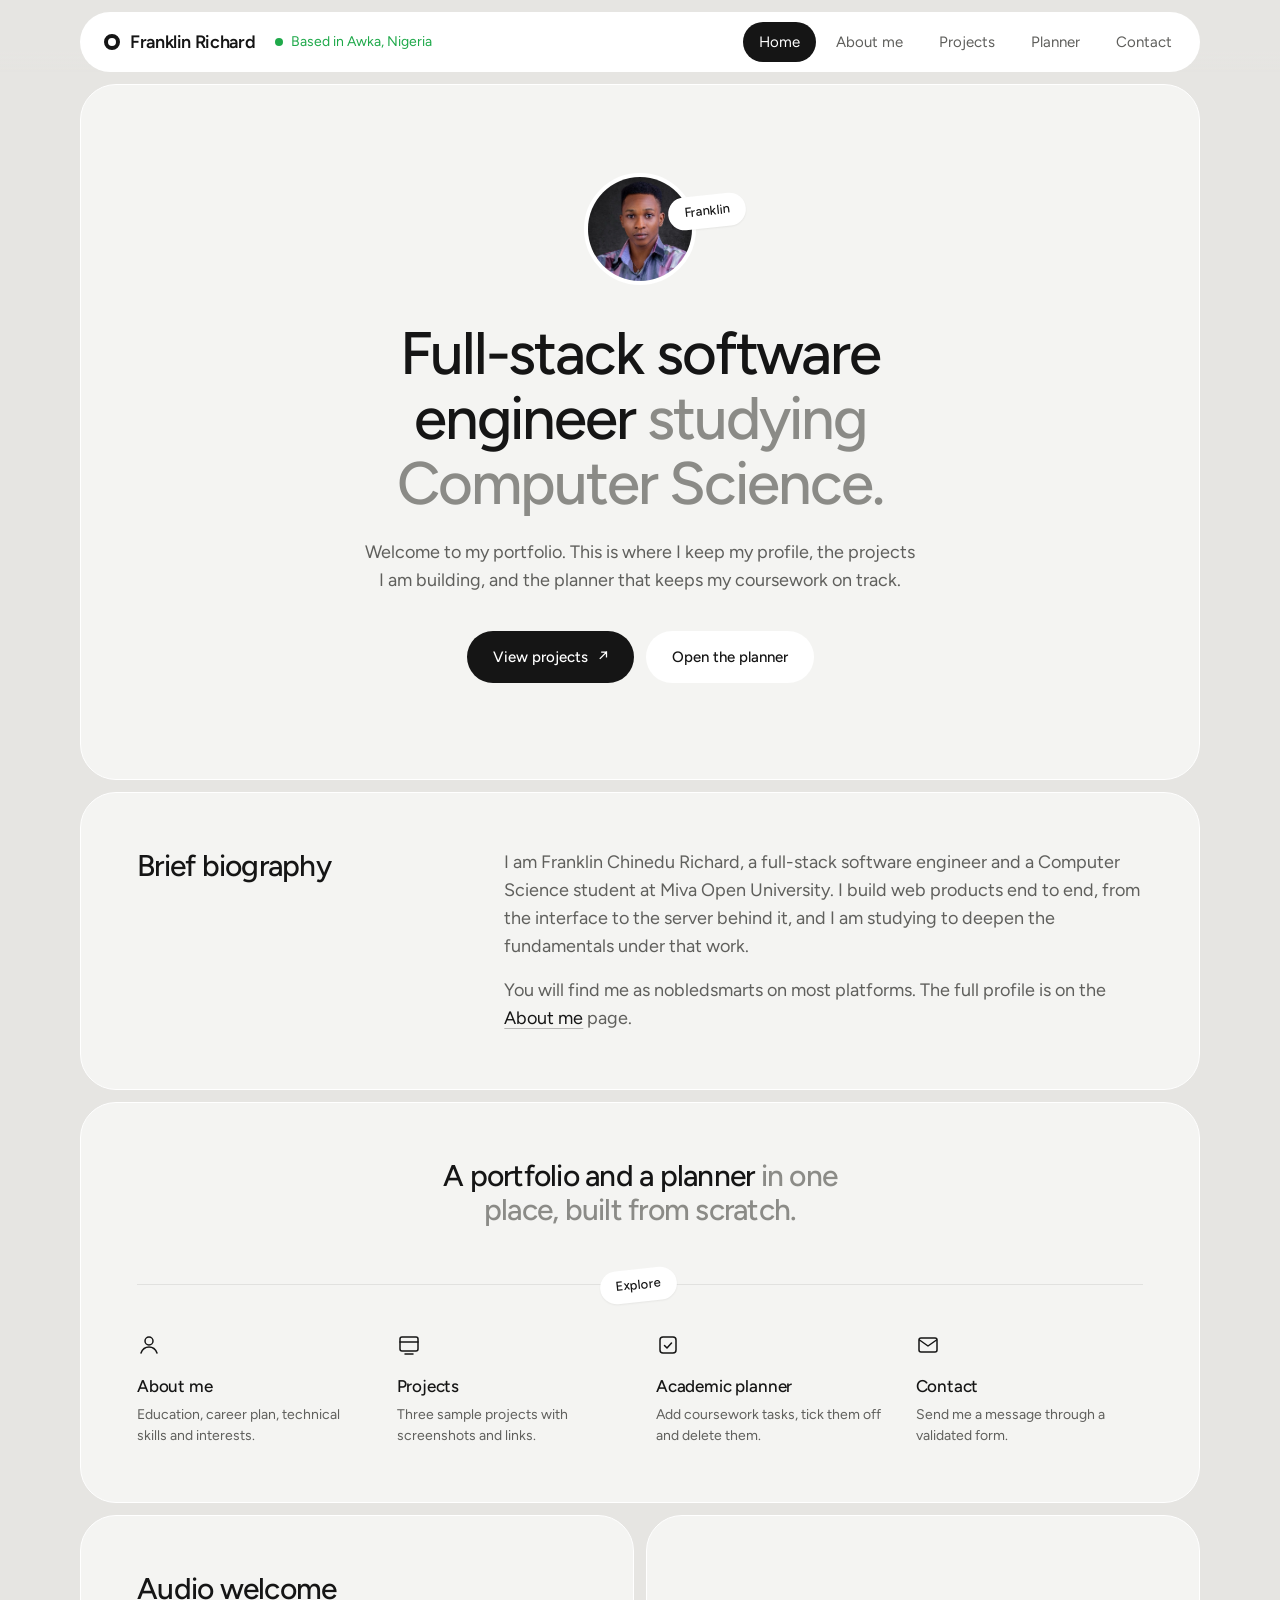
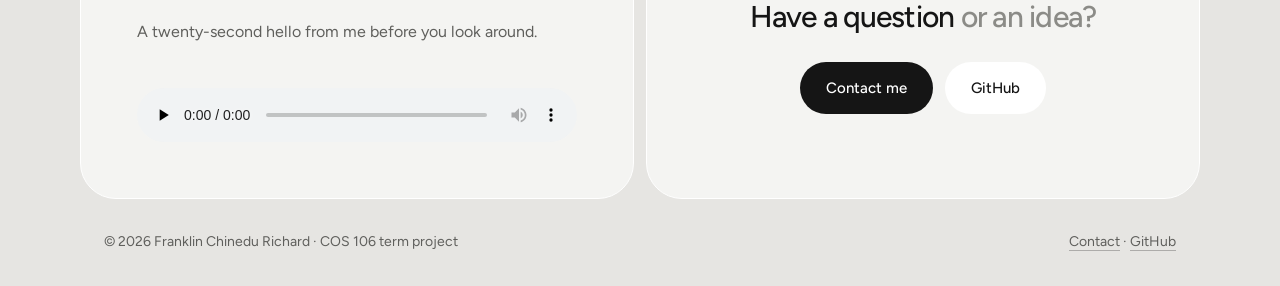
<file: index.html>
<!DOCTYPE html>
<html lang="en">
<head>
  <meta charset="UTF-8">
  <meta name="viewport" content="width=device-width, initial-scale=1">
  <title>Franklin Richard | Student Portfolio</title>
  <meta name="description" content="Personal academic portfolio and planner of Franklin Chinedu Richard, a full-stack software engineer and Computer Science student.">
  <link rel="icon" href="images/favicon.svg" type="image/svg+xml">
  <meta property="og:type" content="website">
  <meta property="og:title" content="Franklin Chinedu Richard | Portfolio and Academic Planner">
  <meta property="og:description" content="Full-stack software engineer studying Computer Science at Miva Open University.">
  <meta property="og:url" content="https://nobledsmarts.github.io/student-portfolio/">
  <meta property="og:image" content="https://nobledsmarts.github.io/student-portfolio/images/profile.jpg">
  <meta name="twitter:card" content="summary">
  <link rel="preconnect" href="https://fonts.googleapis.com">
  <link rel="preconnect" href="https://fonts.gstatic.com" crossorigin>
  <link href="https://fonts.googleapis.com/css2?family=Figtree:wght@400;500;600&display=swap" rel="stylesheet">
  <link rel="stylesheet" href="css/style.css?v=3">
</head>
<body>

  <header class="site-header">
    <div class="wrap">
      <div class="bar">
        <a class="brand" href="index.html"><span class="mark" aria-hidden="true"></span>Franklin Richard</a>
        <span class="avail">Based in Awka, Nigeria</span>
        <button class="nav-toggle" type="button" aria-expanded="false" aria-controls="nav">Menu</button>
        <nav id="nav" class="nav" aria-label="Main">
          <ul>
            <li><a href="index.html">Home</a></li>
            <li><a href="about.html">About me</a></li>
            <li><a href="projects.html">Projects</a></li>
            <li><a href="planner.html">Planner</a></li>
            <li><a href="contact.html">Contact</a></li>
          </ul>
        </nav>
      </div>
    </div>
  </header>

  <main class="wrap">
    <section class="panel hero">
      <div class="avatar">
        <img src="images/profile.jpg" alt="Photograph of Franklin Chinedu Richard" width="112" height="112">
        <span class="chip">Franklin</span>
      </div>
      <h1>Full-stack software engineer <span class="dim">studying Computer Science.</span></h1>
      <p class="lead">
        Welcome to my portfolio. This is where I keep my profile, the
        projects I am building, and the planner that keeps my coursework
        on track.
      </p>
      <div class="actions">
        <a class="btn" href="projects.html">View projects <span class="arr" aria-hidden="true">↗</span></a>
        <a class="btn light" href="planner.html">Open the planner</a>
      </div>
    </section>

    <section class="sec" aria-labelledby="bio-heading">
      <div class="sec-head">
        <h2 id="bio-heading">Brief biography</h2>
      </div>
      <div class="sec-body">
        <p>
          I am Franklin Chinedu Richard, a full-stack software engineer and a
          Computer Science student at Miva Open University. I build web
          products end to end, from the interface to the server behind it,
          and I am studying to deepen the fundamentals under that work.
        </p>
        <p>
          You will find me as nobledsmarts on most platforms. The full
          profile is on the <a href="about.html">About me</a> page.
        </p>
      </div>
    </section>

    <section class="panel explore" aria-labelledby="explore-heading">
      <h2 id="explore-heading">A portfolio and a planner <span class="dim">in one place, built from scratch.</span></h2>
      <div class="rule"><span class="chip">Explore</span></div>
      <ul class="cols">
        <li>
          <a href="about.html">
            <svg viewBox="0 0 24 24" aria-hidden="true"><circle cx="12" cy="8" r="4"/><path d="M4 20c1.5-4 4.5-6 8-6s6.5 2 8 6"/></svg>
            <h3>About me</h3>
            <p>Education, career plan, technical skills and interests.</p>
          </a>
        </li>
        <li>
          <a href="projects.html">
            <svg viewBox="0 0 24 24" aria-hidden="true"><rect x="3" y="4" width="18" height="14" rx="2"/><path d="M3 9h18M8 21h8"/></svg>
            <h3>Projects</h3>
            <p>Three sample projects with screenshots and links.</p>
          </a>
        </li>
        <li>
          <a href="planner.html">
            <svg viewBox="0 0 24 24" aria-hidden="true"><rect x="4" y="4" width="16" height="16" rx="3"/><path d="M8.5 12.5l2.5 2.5 4.5-5"/></svg>
            <h3>Academic planner</h3>
            <p>Add coursework tasks, tick them off and delete them.</p>
          </a>
        </li>
        <li>
          <a href="contact.html">
            <svg viewBox="0 0 24 24" aria-hidden="true"><rect x="3" y="5" width="18" height="14" rx="2"/><path d="M3.5 7l8.5 6 8.5-6"/></svg>
            <h3>Contact</h3>
            <p>Send me a message through a validated form.</p>
          </a>
        </li>
      </ul>
    </section>

    <div class="duo">
      <section class="panel" aria-labelledby="audio-heading">
        <h2 id="audio-heading">Audio welcome</h2>
        <p>A twenty-second hello from me before you look around.</p>
        <audio controls preload="none">
          <source src="assets/intro.mp3" type="audio/mpeg">
          Your browser does not support audio playback.
          <a href="assets/intro.mp3">Download the audio</a> instead.
        </audio>
      </section>
      <section class="panel cta" aria-labelledby="cta-heading">
        <h2 id="cta-heading">Have a question <span class="dim">or an idea?</span></h2>
        <div class="actions">
          <a class="btn" href="contact.html">Contact me</a>
          <a class="btn light" href="https://github.com/nobledsmarts" target="_blank" rel="noopener">GitHub</a>
        </div>
      </section>
    </div>
  </main>

  <footer class="site-footer">
    <div class="wrap">
      <span>© <span id="year">2026</span> Franklin Chinedu Richard · COS 106 term project</span>
      <span><a href="contact.html">Contact</a> · <a href="https://github.com/nobledsmarts" target="_blank" rel="noopener">GitHub</a></span>
    </div>
  </footer>

  <script src="js/main.js"></script>
</body>
</html>
</file>
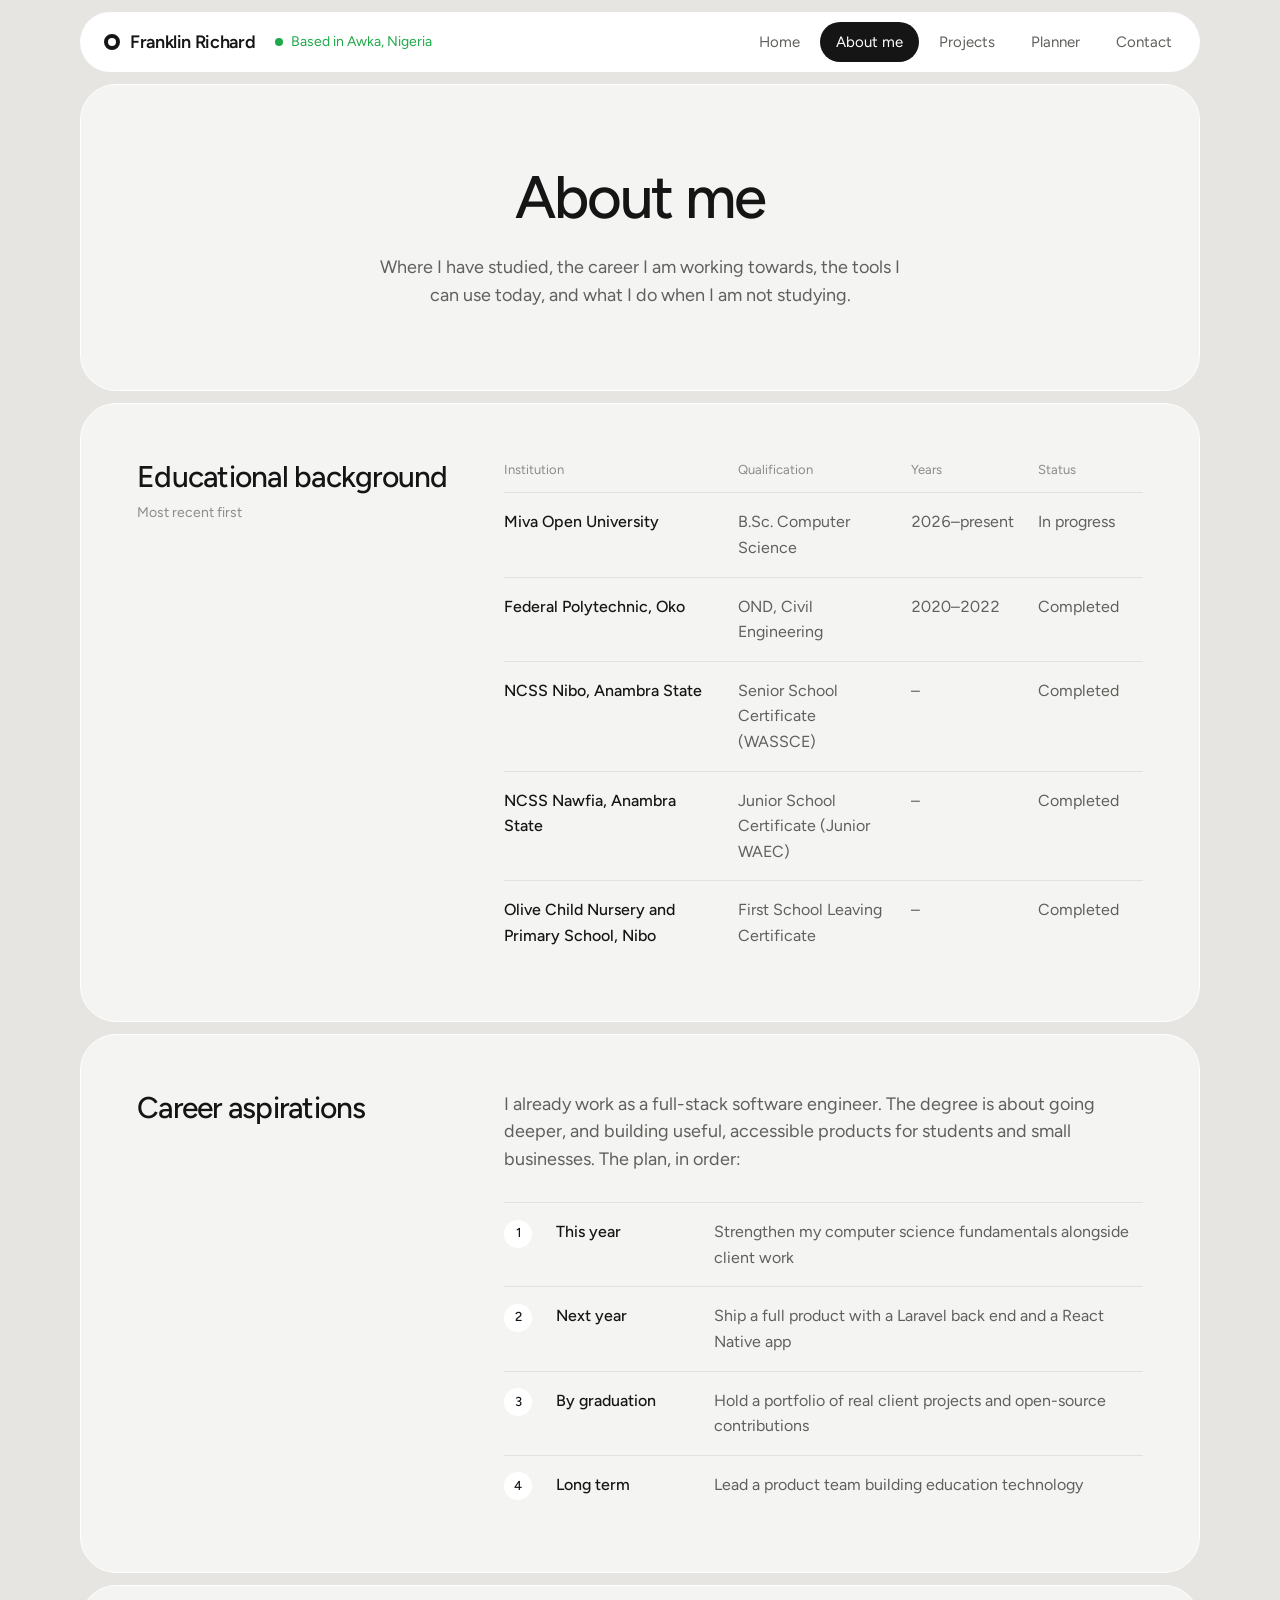
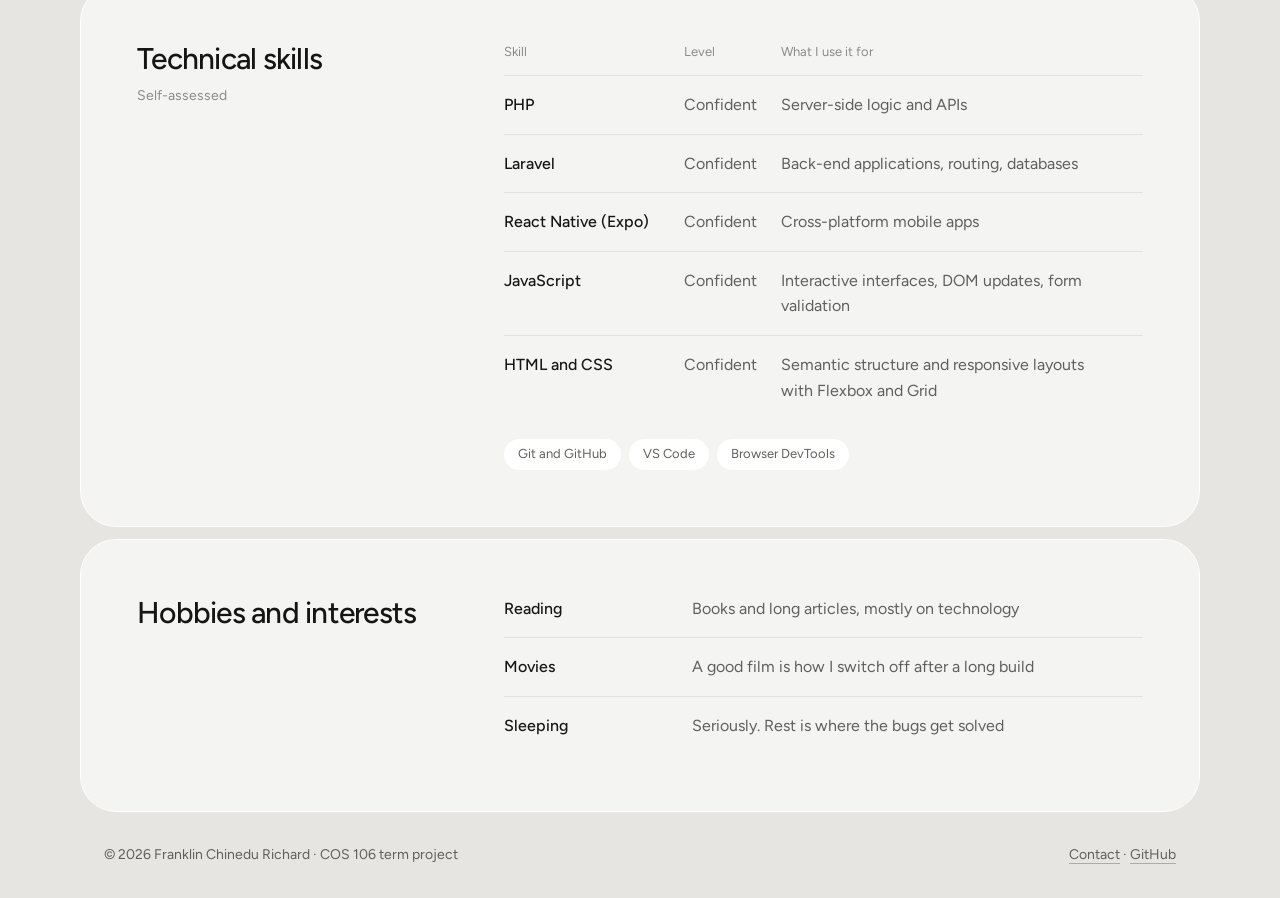
<file: about.html>
<!DOCTYPE html>
<html lang="en">
<head>
  <meta charset="UTF-8">
  <meta name="viewport" content="width=device-width, initial-scale=1">
  <title>About Me | Franklin Richard</title>
  <meta name="description" content="Educational background, career aspirations, technical skills and interests of Franklin Chinedu Richard.">
  <link rel="icon" href="images/favicon.svg" type="image/svg+xml">
  <meta property="og:type" content="website">
  <meta property="og:title" content="Franklin Chinedu Richard | Portfolio and Academic Planner">
  <meta property="og:description" content="Full-stack software engineer studying Computer Science at Miva Open University.">
  <meta property="og:url" content="https://nobledsmarts.github.io/student-portfolio/about.html">
  <meta property="og:image" content="https://nobledsmarts.github.io/student-portfolio/images/profile.jpg">
  <meta name="twitter:card" content="summary">
  <link rel="preconnect" href="https://fonts.googleapis.com">
  <link rel="preconnect" href="https://fonts.gstatic.com" crossorigin>
  <link href="https://fonts.googleapis.com/css2?family=Figtree:wght@400;500;600&display=swap" rel="stylesheet">
  <link rel="stylesheet" href="css/style.css?v=3">
</head>
<body>

  <header class="site-header">
    <div class="wrap">
      <div class="bar">
        <a class="brand" href="index.html"><span class="mark" aria-hidden="true"></span>Franklin Richard</a>
        <span class="avail">Based in Awka, Nigeria</span>
        <button class="nav-toggle" type="button" aria-expanded="false" aria-controls="nav">Menu</button>
        <nav id="nav" class="nav" aria-label="Main">
          <ul>
            <li><a href="index.html">Home</a></li>
            <li><a href="about.html">About me</a></li>
            <li><a href="projects.html">Projects</a></li>
            <li><a href="planner.html">Planner</a></li>
            <li><a href="contact.html">Contact</a></li>
          </ul>
        </nav>
      </div>
    </div>
  </header>

  <main class="wrap">
    <div class="title-block">
      <h1>About me</h1>
      <p class="lead">
        Where I have studied, the career I am working towards, the tools I
        can use today, and what I do when I am not studying.
      </p>
    </div>

    <section class="sec" aria-labelledby="education-heading">
      <div class="sec-head">
        <h2 id="education-heading">Educational background</h2>
        <p>Most recent first</p>
      </div>
      <div class="sec-body table-scroll">
        <table>
          <thead>
            <tr>
              <th scope="col">Institution</th>
              <th scope="col">Qualification</th>
              <th scope="col">Years</th>
              <th scope="col">Status</th>
            </tr>
          </thead>
          <tbody>
            <tr>
              <th scope="row">Miva Open University</th>
              <td>B.Sc. Computer Science</td>
              <td class="mono">2026–present</td>
              <td>In progress</td>
            </tr>
            <tr>
              <th scope="row">Federal Polytechnic, Oko</th>
              <td>OND, Civil Engineering</td>
              <td class="mono">2020–2022</td>
              <td>Completed</td>
            </tr>
            <tr>
              <th scope="row">NCSS Nibo, Anambra State</th>
              <td>Senior School Certificate (WASSCE)</td>
              <td class="mono"><span aria-label="Not listed">–</span></td>
              <td>Completed</td>
            </tr>
            <tr>
              <th scope="row">NCSS Nawfia, Anambra State</th>
              <td>Junior School Certificate (Junior WAEC)</td>
              <td class="mono"><span aria-label="Not listed">–</span></td>
              <td>Completed</td>
            </tr>
            <tr>
              <th scope="row">Olive Child Nursery and Primary School, Nibo</th>
              <td>First School Leaving Certificate</td>
              <td class="mono"><span aria-label="Not listed">–</span></td>
              <td>Completed</td>
            </tr>
          </tbody>
        </table>
      </div>
    </section>

    <section class="sec" aria-labelledby="career-heading">
      <div class="sec-head">
        <h2 id="career-heading">Career aspirations</h2>
      </div>
      <div class="sec-body">
        <p>
          I already work as a full-stack software engineer. The degree is
          about going deeper, and building useful, accessible products for
          students and small businesses. The plan, in order:
        </p>
        <ol class="steps">
          <li><strong>This year</strong><span>Strengthen my computer science fundamentals alongside client work</span></li>
          <li><strong>Next year</strong><span>Ship a full product with a Laravel back end and a React Native app</span></li>
          <li><strong>By graduation</strong><span>Hold a portfolio of real client projects and open-source contributions</span></li>
          <li><strong>Long term</strong><span>Lead a product team building education technology</span></li>
        </ol>
      </div>
    </section>

    <section class="sec" aria-labelledby="skills-heading">
      <div class="sec-head">
        <h2 id="skills-heading">Technical skills</h2>
        <p>Self-assessed</p>
      </div>
      <div class="sec-body">
        <div class="table-scroll">
          <table>
            <thead>
              <tr>
                <th scope="col">Skill</th>
                <th scope="col">Level</th>
                <th scope="col">What I use it for</th>
              </tr>
            </thead>
            <tbody>
              <tr><th scope="row">PHP</th><td>Confident</td><td>Server-side logic and APIs</td></tr>
              <tr><th scope="row">Laravel</th><td>Confident</td><td>Back-end applications, routing, databases</td></tr>
              <tr><th scope="row">React Native (Expo)</th><td>Confident</td><td>Cross-platform mobile apps</td></tr>
              <tr><th scope="row">JavaScript</th><td>Confident</td><td>Interactive interfaces, DOM updates, form validation</td></tr>
              <tr><th scope="row">HTML and CSS</th><td>Confident</td><td>Semantic structure and responsive layouts with Flexbox and Grid</td></tr>
            </tbody>
          </table>
        </div>
        <ul class="inline-list" aria-label="Tools I also use">
          <li>Git and GitHub</li>
          <li>VS Code</li>
          <li>Browser DevTools</li>
        </ul>
      </div>
    </section>

    <section class="sec" aria-labelledby="hobbies-heading">
      <div class="sec-head">
        <h2 id="hobbies-heading">Hobbies and interests</h2>
      </div>
      <div class="sec-body">
        <dl class="defs">
          <div><dt>Reading</dt><dd>Books and long articles, mostly on technology</dd></div>
          <div><dt>Movies</dt><dd>A good film is how I switch off after a long build</dd></div>
          <div><dt>Sleeping</dt><dd>Seriously. Rest is where the bugs get solved</dd></div>
        </dl>
      </div>
    </section>
  </main>

  <footer class="site-footer">
    <div class="wrap">
      <span>© <span id="year">2026</span> Franklin Chinedu Richard · COS 106 term project</span>
      <span><a href="contact.html">Contact</a> · <a href="https://github.com/nobledsmarts" target="_blank" rel="noopener">GitHub</a></span>
    </div>
  </footer>

  <script src="js/main.js"></script>
</body>
</html>
</file>
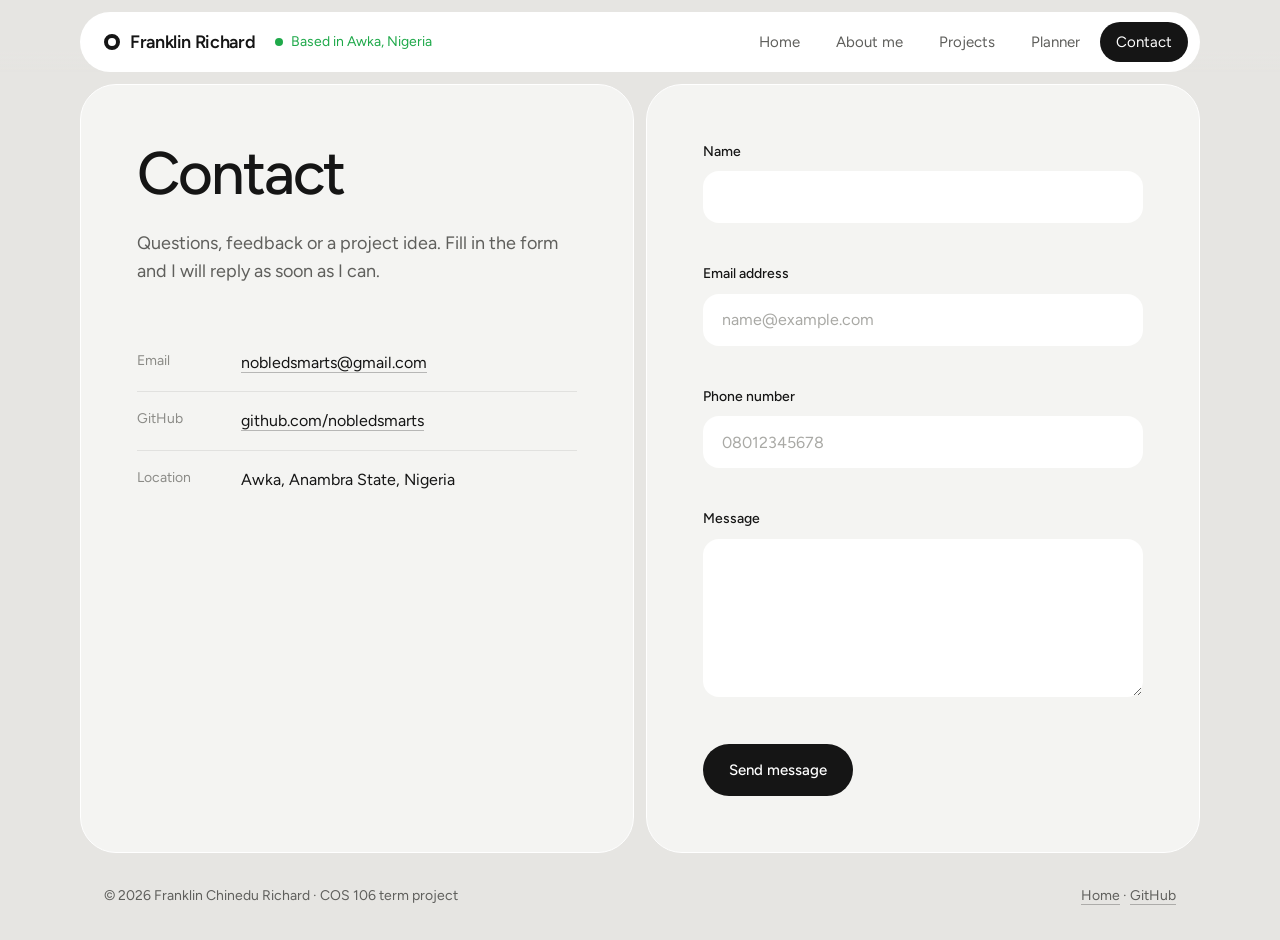
<file: contact.html>
<!DOCTYPE html>
<html lang="en">
<head>
  <meta charset="UTF-8">
  <meta name="viewport" content="width=device-width, initial-scale=1">
  <title>Contact | Franklin Richard</title>
  <meta name="description" content="Send Franklin a message.">
  <link rel="icon" href="images/favicon.svg" type="image/svg+xml">
  <meta property="og:type" content="website">
  <meta property="og:title" content="Franklin Chinedu Richard | Portfolio and Academic Planner">
  <meta property="og:description" content="Full-stack software engineer studying Computer Science at Miva Open University.">
  <meta property="og:url" content="https://nobledsmarts.github.io/student-portfolio/contact.html">
  <meta property="og:image" content="https://nobledsmarts.github.io/student-portfolio/images/profile.jpg">
  <meta name="twitter:card" content="summary">
  <link rel="preconnect" href="https://fonts.googleapis.com">
  <link rel="preconnect" href="https://fonts.gstatic.com" crossorigin>
  <link href="https://fonts.googleapis.com/css2?family=Figtree:wght@400;500;600&display=swap" rel="stylesheet">
  <link rel="stylesheet" href="css/style.css?v=3">
</head>
<body>

  <header class="site-header">
    <div class="wrap">
      <div class="bar">
        <a class="brand" href="index.html"><span class="mark" aria-hidden="true"></span>Franklin Richard</a>
        <span class="avail">Based in Awka, Nigeria</span>
        <button class="nav-toggle" type="button" aria-expanded="false" aria-controls="nav">Menu</button>
        <nav id="nav" class="nav" aria-label="Main">
          <ul>
            <li><a href="index.html">Home</a></li>
            <li><a href="about.html">About me</a></li>
            <li><a href="projects.html">Projects</a></li>
            <li><a href="planner.html">Planner</a></li>
            <li><a href="contact.html">Contact</a></li>
          </ul>
        </nav>
      </div>
    </div>
  </header>

  <main class="wrap">
    <section class="contact">
      <div>
        <h1>Contact</h1>
        <p class="lead">
          Questions, feedback or a project idea. Fill in the form and I will
          reply as soon as I can.
        </p>
        <dl class="defs">
          <div><dt>Email</dt><dd><a href="mailto:nobledsmarts@gmail.com">nobledsmarts@gmail.com</a></dd></div>
          <div><dt>GitHub</dt><dd><a href="https://github.com/nobledsmarts" target="_blank" rel="noopener">github.com/nobledsmarts</a></dd></div>
          <div><dt>Location</dt><dd>Awka, Anambra State, Nigeria</dd></div>
        </dl>
      </div>

      <form id="contact-form" class="form-sheet" novalidate>
        <div class="field">
          <label for="name">Name</label>
          <input type="text" id="name" name="name" autocomplete="name" aria-describedby="name-error">
          <small class="error" id="name-error" role="alert"></small>
        </div>
        <div class="field">
          <label for="email">Email address</label>
          <input type="email" id="email" name="email" autocomplete="email" placeholder="name@example.com" aria-describedby="email-error">
          <small class="error" id="email-error" role="alert"></small>
        </div>
        <div class="field">
          <label for="phone">Phone number</label>
          <input type="tel" id="phone" name="phone" autocomplete="tel" inputmode="numeric" placeholder="08012345678" aria-describedby="phone-error">
          <small class="error" id="phone-error" role="alert"></small>
        </div>
        <div class="field">
          <label for="message">Message</label>
          <textarea id="message" name="message" rows="5" aria-describedby="message-error"></textarea>
          <small class="error" id="message-error" role="alert"></small>
        </div>
        <button class="btn" type="submit">Send message</button>
        <p id="form-success" class="notice" role="status" hidden></p>
      </form>
    </section>
  </main>

  <footer class="site-footer">
    <div class="wrap">
      <span>© <span id="year">2026</span> Franklin Chinedu Richard · COS 106 term project</span>
      <span><a href="index.html">Home</a> · <a href="https://github.com/nobledsmarts" target="_blank" rel="noopener">GitHub</a></span>
    </div>
  </footer>

  <script src="js/main.js"></script>
  <script src="js/contact.js"></script>
</body>
</html>
</file>
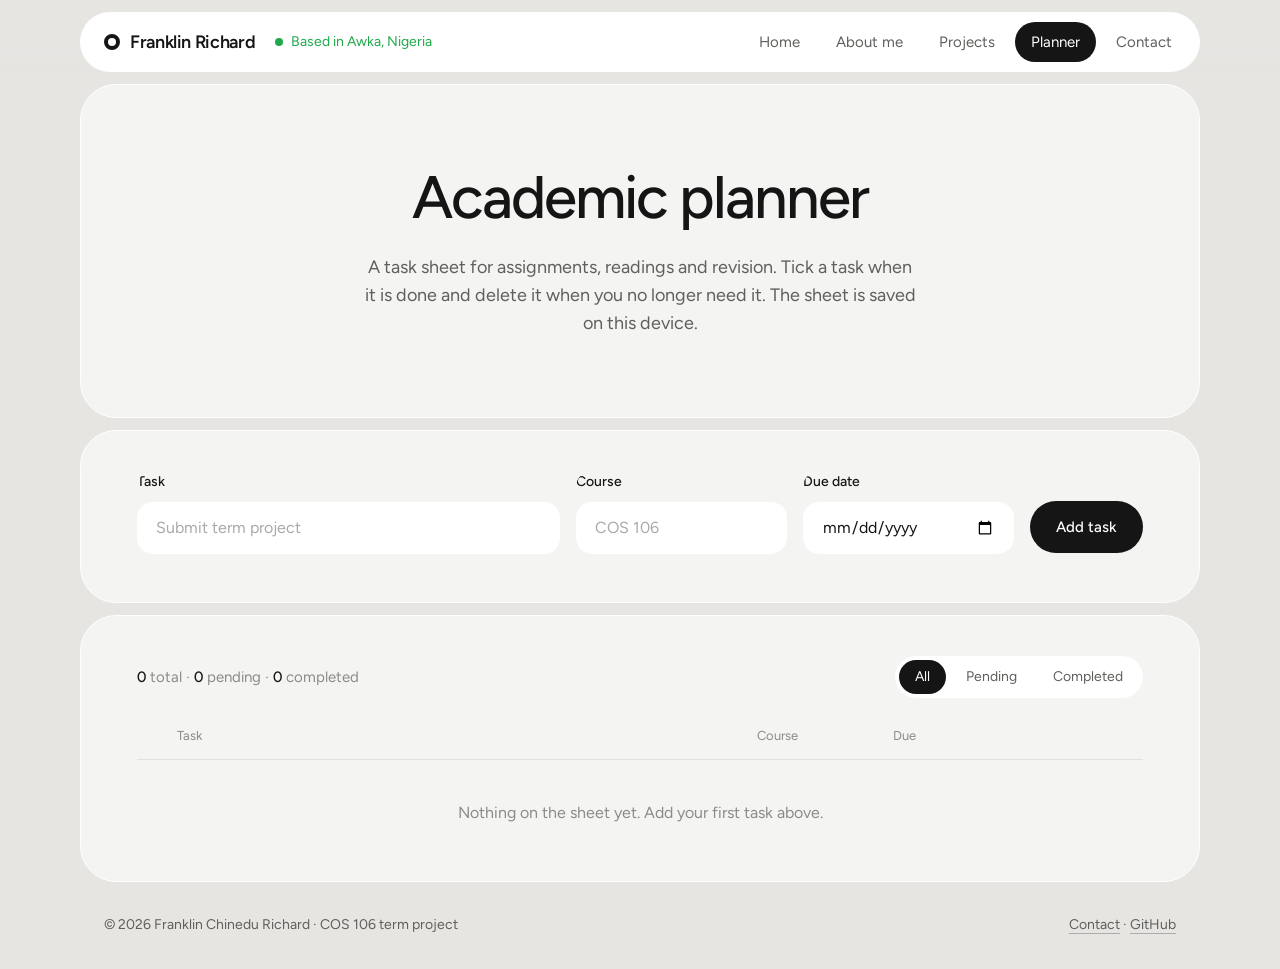
<file: planner.html>
<!DOCTYPE html>
<html lang="en">
<head>
  <meta charset="UTF-8">
  <meta name="viewport" content="width=device-width, initial-scale=1">
  <title>Academic Planner | Franklin Richard</title>
  <meta name="description" content="Interactive academic planner: add tasks, mark them completed and delete them.">
  <link rel="icon" href="images/favicon.svg" type="image/svg+xml">
  <meta property="og:type" content="website">
  <meta property="og:title" content="Franklin Chinedu Richard | Portfolio and Academic Planner">
  <meta property="og:description" content="Full-stack software engineer studying Computer Science at Miva Open University.">
  <meta property="og:url" content="https://nobledsmarts.github.io/student-portfolio/planner.html">
  <meta property="og:image" content="https://nobledsmarts.github.io/student-portfolio/images/profile.jpg">
  <meta name="twitter:card" content="summary">
  <link rel="preconnect" href="https://fonts.googleapis.com">
  <link rel="preconnect" href="https://fonts.gstatic.com" crossorigin>
  <link href="https://fonts.googleapis.com/css2?family=Figtree:wght@400;500;600&display=swap" rel="stylesheet">
  <link rel="stylesheet" href="css/style.css?v=3">
</head>
<body>

  <header class="site-header">
    <div class="wrap">
      <div class="bar">
        <a class="brand" href="index.html"><span class="mark" aria-hidden="true"></span>Franklin Richard</a>
        <span class="avail">Based in Awka, Nigeria</span>
        <button class="nav-toggle" type="button" aria-expanded="false" aria-controls="nav">Menu</button>
        <nav id="nav" class="nav" aria-label="Main">
          <ul>
            <li><a href="index.html">Home</a></li>
            <li><a href="about.html">About me</a></li>
            <li><a href="projects.html">Projects</a></li>
            <li><a href="planner.html">Planner</a></li>
            <li><a href="contact.html">Contact</a></li>
          </ul>
        </nav>
      </div>
    </div>
  </header>

  <main class="wrap">
    <div class="title-block">
      <h1>Academic planner</h1>
      <p class="lead">
        A task sheet for assignments, readings and revision. Tick a task when
        it is done and delete it when you no longer need it. The sheet is
        saved on this device.
      </p>
    </div>

    <section class="planner" aria-label="Planner">
        <form id="task-form" class="task-form" novalidate>
          <div class="field">
            <label for="task-title">Task</label>
            <input type="text" id="task-title" name="title" maxlength="120" placeholder="Submit term project" aria-describedby="task-title-error">
            <small class="error" id="task-title-error" role="alert"></small>
          </div>
          <div class="field">
            <label for="task-course">Course</label>
            <input type="text" id="task-course" name="course" maxlength="12" placeholder="COS 106">
          </div>
          <div class="field">
            <label for="task-due">Due date</label>
            <input type="date" id="task-due" name="due">
          </div>
          <button class="btn" type="submit">Add task</button>
        </form>

        <div class="panel list-panel">
        <div class="sheet-top">
          <p class="tally" aria-live="polite">
            <span id="count-total">0</span> total ·
            <span id="count-active">0</span> pending ·
            <span id="count-done">0</span> completed
          </p>
          <div class="filters" role="group" aria-label="Filter tasks">
            <button type="button" data-filter="all" aria-pressed="true">All</button>
            <button type="button" data-filter="active" aria-pressed="false">Pending</button>
            <button type="button" data-filter="done" aria-pressed="false">Completed</button>
          </div>
        </div>

        <div class="sheet">
          <div class="sheet-head" aria-hidden="true">
            <span></span><span>Task</span><span>Course</span><span>Due</span><span></span>
          </div>
          <ul id="task-list" class="tasks"></ul>
          <p id="empty" class="empty">Nothing on the sheet yet. Add your first task above.</p>
        </div>
        </div>
    </section>
  </main>

  <footer class="site-footer">
    <div class="wrap">
      <span>© <span id="year">2026</span> Franklin Chinedu Richard · COS 106 term project</span>
      <span><a href="contact.html">Contact</a> · <a href="https://github.com/nobledsmarts" target="_blank" rel="noopener">GitHub</a></span>
    </div>
  </footer>

  <script src="js/main.js"></script>
  <script src="js/planner.js"></script>
</body>
</html>
</file>
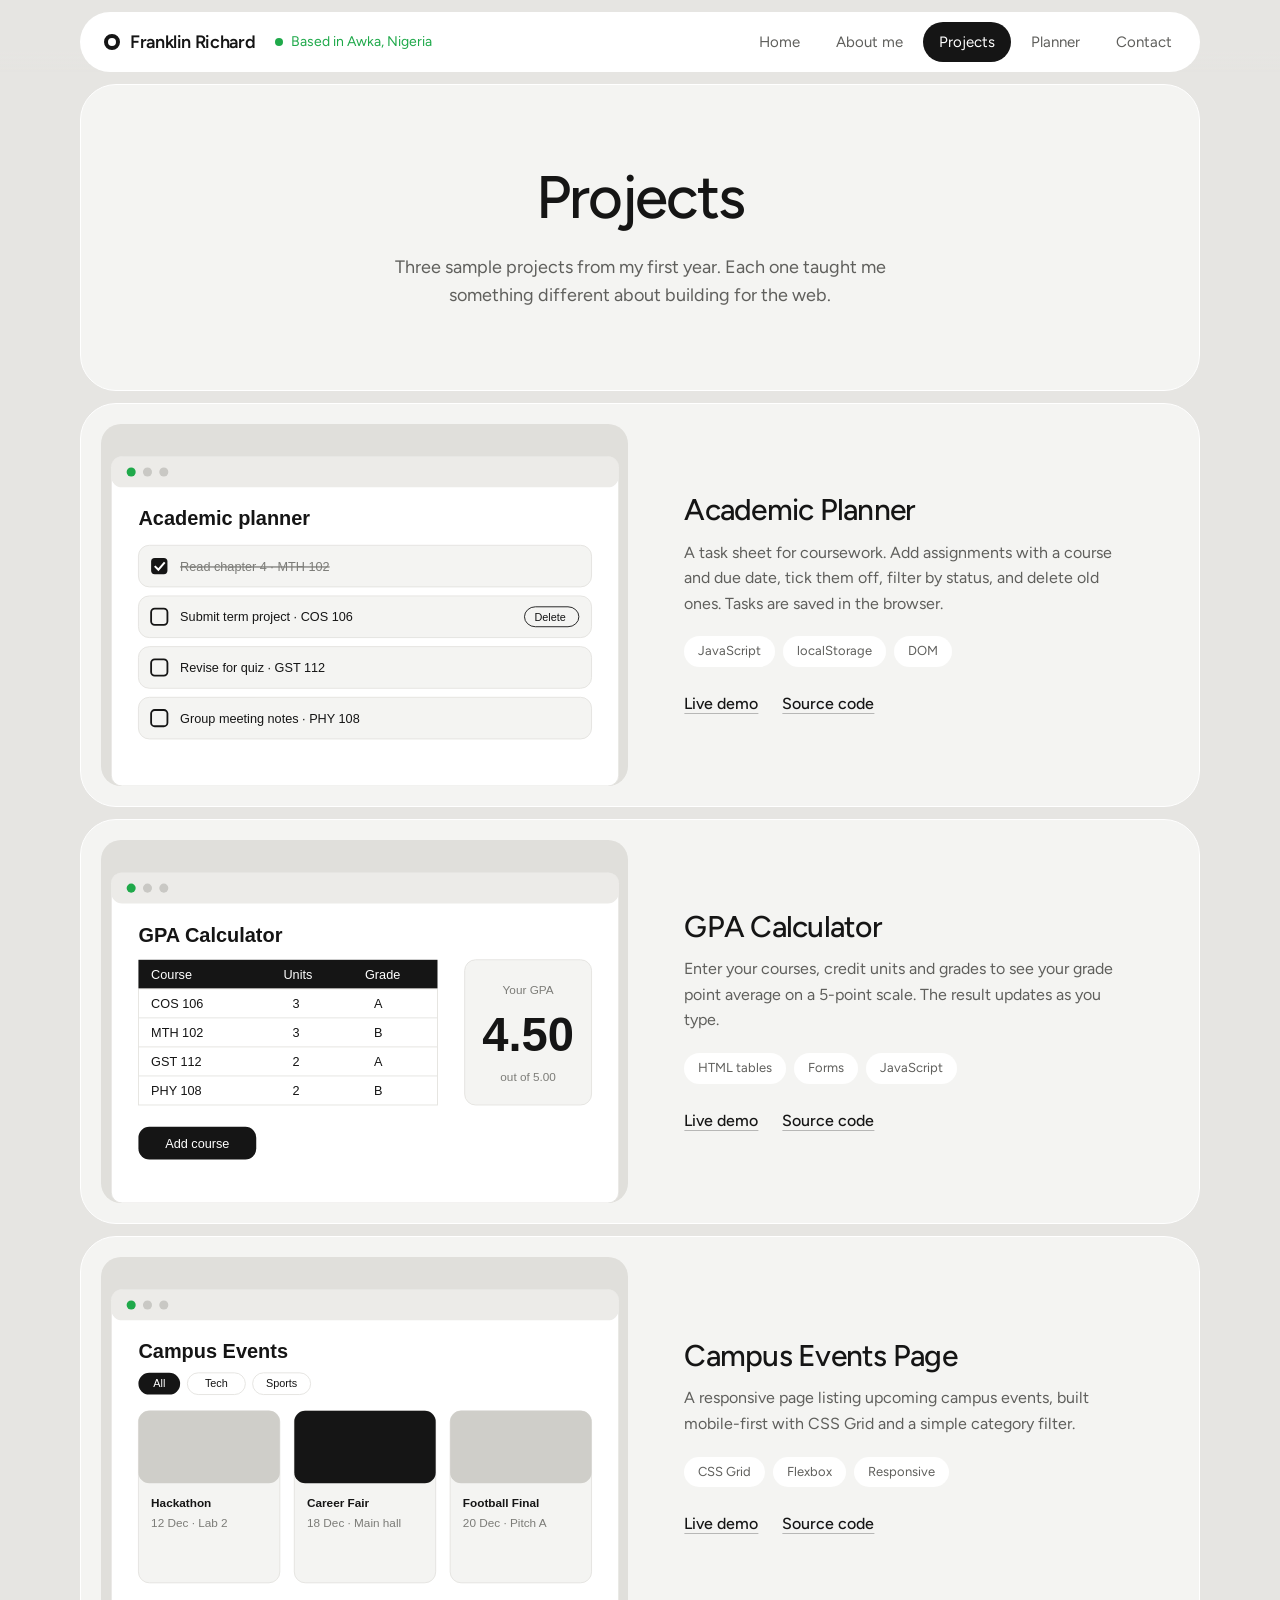
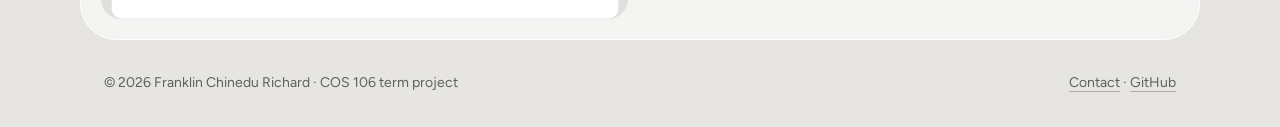
<file: projects.html>
<!DOCTYPE html>
<html lang="en">
<head>
  <meta charset="UTF-8">
  <meta name="viewport" content="width=device-width, initial-scale=1">
  <title>Projects | Franklin Richard</title>
  <meta name="description" content="Sample web projects built by Franklin Chinedu Richard.">
  <link rel="icon" href="images/favicon.svg" type="image/svg+xml">
  <meta property="og:type" content="website">
  <meta property="og:title" content="Franklin Chinedu Richard | Portfolio and Academic Planner">
  <meta property="og:description" content="Full-stack software engineer studying Computer Science at Miva Open University.">
  <meta property="og:url" content="https://nobledsmarts.github.io/student-portfolio/projects.html">
  <meta property="og:image" content="https://nobledsmarts.github.io/student-portfolio/images/profile.jpg">
  <meta name="twitter:card" content="summary">
  <link rel="preconnect" href="https://fonts.googleapis.com">
  <link rel="preconnect" href="https://fonts.gstatic.com" crossorigin>
  <link href="https://fonts.googleapis.com/css2?family=Figtree:wght@400;500;600&display=swap" rel="stylesheet">
  <link rel="stylesheet" href="css/style.css?v=3">
</head>
<body>

  <header class="site-header">
    <div class="wrap">
      <div class="bar">
        <a class="brand" href="index.html"><span class="mark" aria-hidden="true"></span>Franklin Richard</a>
        <span class="avail">Based in Awka, Nigeria</span>
        <button class="nav-toggle" type="button" aria-expanded="false" aria-controls="nav">Menu</button>
        <nav id="nav" class="nav" aria-label="Main">
          <ul>
            <li><a href="index.html">Home</a></li>
            <li><a href="about.html">About me</a></li>
            <li><a href="projects.html">Projects</a></li>
            <li><a href="planner.html">Planner</a></li>
            <li><a href="contact.html">Contact</a></li>
          </ul>
        </nav>
      </div>
    </div>
  </header>

  <main class="wrap">
    <div class="title-block">
      <h1>Projects</h1>
      <p class="lead">
        Three sample projects from my first year. Each one taught me
        something different about building for the web.
      </p>
    </div>

    <section class="projects" aria-label="Sample projects">

        <article class="project">
          <img src="images/project-planner.svg" alt="Screenshot of the Academic Planner showing a task list" width="640" height="400">
          <div>
            <span class="mono index">01</span>
            <h2>Academic Planner</h2>
            <p>
              A task sheet for coursework. Add assignments with a course and
              due date, tick them off, filter by status, and delete old ones.
              Tasks are saved in the browser.
            </p>
            <ul class="inline-list" aria-label="Built with">
              <li>JavaScript</li>
              <li>localStorage</li>
              <li>DOM</li>
            </ul>
            <p class="links">
              <a href="planner.html">Live demo</a>
              <a href="https://github.com/nobledsmarts" target="_blank" rel="noopener">Source code</a>
            </p>
          </div>
        </article>

        <article class="project">
          <img src="images/project-gpa.svg" alt="Screenshot of the GPA Calculator showing a course table and result" width="640" height="400">
          <div>
            <span class="mono index">02</span>
            <h2>GPA Calculator</h2>
            <p>
              Enter your courses, credit units and grades to see your grade
              point average on a 5-point scale. The result updates as you
              type.
            </p>
            <ul class="inline-list" aria-label="Built with">
              <li>HTML tables</li>
              <li>Forms</li>
              <li>JavaScript</li>
            </ul>
            <p class="links">
              <a href="#" data-simulated>Live demo</a>
              <a href="#" data-simulated>Source code</a>
            </p>
          </div>
        </article>

        <article class="project">
          <img src="images/project-events.svg" alt="Screenshot of the Campus Events page showing event cards" width="640" height="400">
          <div>
            <span class="mono index">03</span>
            <h2>Campus Events Page</h2>
            <p>
              A responsive page listing upcoming campus events, built
              mobile-first with CSS Grid and a simple category filter.
            </p>
            <ul class="inline-list" aria-label="Built with">
              <li>CSS Grid</li>
              <li>Flexbox</li>
              <li>Responsive</li>
            </ul>
            <p class="links">
              <a href="#" data-simulated>Live demo</a>
              <a href="#" data-simulated>Source code</a>
            </p>
          </div>
        </article>

        <p id="link-note" class="notice" role="status" hidden></p>
    </section>
  </main>

  <footer class="site-footer">
    <div class="wrap">
      <span>© <span id="year">2026</span> Franklin Chinedu Richard · COS 106 term project</span>
      <span><a href="contact.html">Contact</a> · <a href="https://github.com/nobledsmarts" target="_blank" rel="noopener">GitHub</a></span>
    </div>
  </footer>

  <script src="js/main.js"></script>
  <script>
    // Simulated project links: explain instead of jumping to the top of the page.
    const note = document.querySelector("#link-note");
    document.querySelectorAll("[data-simulated]").forEach(function (link) {
      link.addEventListener("click", function (event) {
        event.preventDefault();
        const project = link.closest(".project").querySelector("h2").textContent;
        note.textContent = "The " + link.textContent.toLowerCase() + " link for " + project + " is a sample link for this portfolio.";
        note.hidden = false;
      });
    });
  </script>
</body>
</html>
</file>
<file: css/style.css>
/* =========================================================
   Student Portfolio & Academic Planner — COS 106 Term Project
   One external stylesheet shared by every page.
   Look: warm light-grey canvas, large soft panels, black pill
   buttons, two-tone headlines, one green status dot.
   ========================================================= */

/* ---------- Design tokens (consistent colour scheme) ---------- */
:root {
  --page: #e6e5e2;
  --panel: #f4f4f2;
  --white: #ffffff;
  --text: #151515;
  --text-2: #5f5f5c;      /* secondary text */
  --text-3: #8b8b87;      /* muted text, and the grey half of headlines */
  --line: rgba(0, 0, 0, 0.08);
  --green: #1fa94a;       /* status only */
  --danger: #c0372b;
  --radius-panel: 36px;
  --sans: "Figtree", system-ui, -apple-system, "Segoe UI", sans-serif;
  --ease: cubic-bezier(0.2, 0, 0, 1);
}

/* ---------- Base ---------- */
*,
*::before,
*::after { box-sizing: border-box; }

body {
  margin: 0;
  font-family: var(--sans);
  font-size: 16px;
  line-height: 1.6;
  color: var(--text);
  background: var(--page);
  min-height: 100vh;
  display: flex;
  flex-direction: column;
  -webkit-font-smoothing: antialiased;
}

img, svg { max-width: 100%; display: block; }
img { height: auto; }

h1, h2, h3 { margin: 0; font-weight: 500; line-height: 1.15; letter-spacing: -0.025em; }
h1 { font-size: clamp(36px, 5.4vw, 60px); line-height: 1.08; letter-spacing: -0.035em; }
h2 { font-size: clamp(24px, 2.8vw, 30px); }
h3 { font-size: 17px; letter-spacing: -0.01em; }

.dim { color: var(--text-3); }

p { margin: 0 0 16px; }
p:last-child { margin-bottom: 0; }

a { color: var(--text); text-decoration-color: rgba(0, 0, 0, 0.25); text-underline-offset: 4px; text-decoration-thickness: 1px; transition: text-decoration-color 0.15s var(--ease), color 0.15s var(--ease); }
a:hover { text-decoration-color: var(--text); }

:focus-visible { outline: 2px solid var(--text); outline-offset: 3px; border-radius: 6px; }

.wrap { width: min(1120px, 100% - 48px); margin-inline: auto; }

/* ---------- Panels ---------- */
main { flex: 1; display: grid; gap: 12px; align-content: start; padding: 12px 0 24px; }

.panel,
.title-block,
.sec,
.project,
.contact > * {
  background: var(--panel);
  border: 1px solid var(--white);
  border-radius: var(--radius-panel);
  padding: 56px;
}

/* ---------- Header & navigation ---------- */
.site-header { position: sticky; top: 0; z-index: 10; padding-top: 12px; background: linear-gradient(var(--page) 70%, transparent); }

.bar {
  position: relative;
  display: flex;
  align-items: center;
  gap: 20px;
  min-height: 60px;
  padding: 0 12px 0 24px;
  background: var(--white);
  border-radius: 999px;
}

.brand { display: flex; align-items: center; gap: 10px; white-space: nowrap; font-size: 18px; font-weight: 600; letter-spacing: -0.02em; text-decoration: none; }
.brand .mark { width: 16px; height: 16px; border: 4px solid var(--text); border-radius: 50%; }

.avail { display: flex; align-items: center; gap: 8px; font-size: 14px; color: var(--green); white-space: nowrap; }
.avail::before { content: ""; width: 8px; height: 8px; border-radius: 50%; background: var(--green); }

.nav { margin-left: auto; }
.nav ul { list-style: none; display: flex; gap: 4px; margin: 0; padding: 0; }
.nav a {
  display: block;
  padding: 8px 16px;
  border-radius: 999px;
  font-size: 15px;
  color: var(--text-2);
  text-decoration: none;
  white-space: nowrap;
  transition: color 0.15s var(--ease), background-color 0.15s var(--ease);
}
.nav a:hover { color: var(--text); background: var(--panel); }
.nav a[aria-current="page"] { color: var(--white); background: var(--text); }

.nav-toggle {
  display: none;
  margin-left: auto;
  height: 40px;
  padding: 0 18px;
  background: var(--panel);
  border: 0;
  border-radius: 999px;
  font: inherit;
  font-size: 15px;
  color: var(--text);
  cursor: pointer;
}

/* ---------- Buttons ---------- */
.btn {
  display: inline-flex;
  align-items: center;
  gap: 10px;
  height: 52px;
  padding: 0 26px;
  border: 0;
  border-radius: 999px;
  background: var(--text);
  color: var(--white);
  font: inherit;
  font-weight: 500;
  font-size: 15px;
  text-decoration: none;
  cursor: pointer;
  transition: background-color 0.15s var(--ease), transform 0.15s var(--ease);
}
.btn:hover { background: #333331; }
.btn:active { transform: scale(0.98); }
.btn.light { background: var(--white); color: var(--text); }
.btn.light:hover { background: #ebebe8; }
.btn .arr { transition: transform 0.15s var(--ease); }
.btn:hover .arr { transform: translate(2px, -2px); }

.actions { display: flex; flex-wrap: wrap; justify-content: center; gap: 12px; margin-top: 36px; }

/* ---------- Chips ---------- */
.chip {
  display: inline-block;
  padding: 6px 16px;
  background: var(--white);
  border-radius: 999px;
  font-size: 13px;
  font-weight: 500;
  transform: rotate(-6deg);
  box-shadow: 0 1px 2px rgba(0, 0, 0, 0.06);
  white-space: nowrap;
}

/* ---------- Homepage hero ---------- */
.hero { text-align: center; padding: 88px 56px 96px; }

.avatar { position: relative; width: 112px; margin: 0 auto 36px; }
.avatar img { width: 112px; height: 112px; border-radius: 50%; object-fit: cover; object-position: 50% 50%; border: 4px solid var(--white); background: #dad9d5; }
.avatar .chip { position: absolute; left: 84px; top: 22px; }

.hero h1 { max-width: 18ch; margin-inline: auto; }

/* Home hero: photo, headline, text and buttons rise in one after another */
.hero > * { animation: rise 0.6s var(--ease) backwards; }
.hero > :nth-child(2) { animation-delay: 0.08s; }
.hero > :nth-child(3) { animation-delay: 0.16s; }
.hero > :nth-child(4) { animation-delay: 0.24s; }
.hero .chip { animation: chip-in 0.5s var(--ease) 0.45s backwards; }

@keyframes rise {
  from { opacity: 0; transform: translateY(14px); }
}
@keyframes chip-in {
  from { opacity: 0; transform: rotate(-6deg) scale(0.8); }
}
.lead { font-size: 18px; line-height: 1.55; color: var(--text-2); max-width: 46ch; margin: 24px auto 0; }

/* ---------- Page title panel ---------- */
.title-block { text-align: center; padding: 80px 56px; }

/* ---------- Content panels (heading column + content) ---------- */
.sec { display: grid; grid-template-columns: 1fr 2fr; gap: 48px; }
.sec-head p { color: var(--text-3); font-size: 14px; margin-top: 8px; }
.sec-body { min-width: 0; }
.sec-body > p { max-width: 58ch; color: var(--text-2); font-size: 18px; line-height: 1.55; }

/* ---------- Explore (homepage) ---------- */
.explore { text-align: center; }
.explore h2 { max-width: 22ch; margin-inline: auto; }

.rule { position: relative; height: 1px; background: var(--line); margin: 56px 0 48px; }
.rule .chip { position: absolute; left: 50%; top: -15px; margin-left: -40px; }

.cols { list-style: none; margin: 0; padding: 0; display: grid; grid-template-columns: repeat(4, 1fr); gap: 32px; text-align: left; }
.cols a { display: block; text-decoration: none; }
.cols svg { width: 24px; height: 24px; margin-bottom: 20px; stroke: var(--text); fill: none; stroke-width: 1.5; stroke-linecap: round; stroke-linejoin: round; }
.cols h3 { margin-bottom: 8px; }
.cols p { font-size: 14px; line-height: 1.5; color: var(--text-2); }
.cols a:hover h3 { text-decoration: underline; text-underline-offset: 4px; text-decoration-thickness: 1px; }

/* ---------- Audio + closing panels ---------- */
.duo { display: grid; grid-template-columns: 1fr 1fr; gap: 12px; }
.duo .panel { display: flex; flex-direction: column; justify-content: center; }
.duo p { color: var(--text-2); margin-top: 12px; }
audio { width: 100%; display: block; margin-top: 28px; }
.cta { text-align: center; align-items: center; }
.cta .actions { margin-top: 28px; }

/* ---------- Tables ---------- */
.table-scroll { overflow-x: auto; }

table { width: 100%; border-collapse: collapse; margin-top: -12px; }
th, td { padding: 16px 24px 16px 0; text-align: left; vertical-align: top; border-bottom: 1px solid var(--line); color: var(--text-2); }
thead th { font-size: 13px; font-weight: 400; color: var(--text-3); padding-top: 12px; padding-bottom: 12px; }
tbody th { font-weight: 500; color: var(--text); min-width: 180px; }
tbody tr:last-child th, tbody tr:last-child td { border-bottom: 0; }
td.mono { white-space: nowrap; font-variant-numeric: tabular-nums; }

/* ---------- Lists ---------- */
.steps { list-style: none; margin: 28px 0 0; padding: 0; counter-reset: step; }
.steps li {
  counter-increment: step;
  display: grid;
  grid-template-columns: 44px 150px 1fr;
  gap: 8px;
  align-items: baseline;
  padding: 16px 0;
  border-top: 1px solid var(--line);
  color: var(--text-2);
}
.steps li::before { content: counter(step); display: grid; place-items: center; width: 28px; height: 28px; border-radius: 50%; background: var(--white); font-size: 13px; font-weight: 500; color: var(--text); }
.steps strong { font-weight: 500; color: var(--text); }

.defs { margin: -16px 0 0; }
.defs div { display: grid; grid-template-columns: 180px 1fr; gap: 8px; padding: 16px 0; border-bottom: 1px solid var(--line); }
.defs div:last-child { border-bottom: 0; }
.defs dt { font-weight: 500; }
.defs dd { margin: 0; color: var(--text-2); }

.inline-list { list-style: none; margin: 20px 0 0; padding: 0; display: flex; flex-wrap: wrap; gap: 8px; }
.inline-list li { font-size: 13px; color: var(--text-2); padding: 5px 14px; background: var(--white); border-radius: 999px; }

/* ---------- Projects ---------- */
.projects { display: grid; gap: 12px; }
.project { display: grid; grid-template-columns: 1.15fr 1fr; gap: 56px; align-items: center; padding: 20px 56px 20px 20px; }
.project img { width: 100%; aspect-ratio: 16 / 11; object-fit: cover; border-radius: 20px; }
.project .index { display: none; }
.project h2 { margin-bottom: 12px; }
.project p { color: var(--text-2); max-width: 44ch; }
.project .links { display: flex; gap: 24px; margin-top: 24px; font-weight: 500; }
.project .links a { color: var(--text); }

/* ---------- Forms ---------- */
.field { margin-bottom: 16px; }
label { display: block; font-size: 14px; font-weight: 500; margin-bottom: 8px; }

input[type="text"],
input[type="email"],
input[type="tel"],
input[type="date"],
textarea {
  width: 100%;
  height: 52px;
  padding: 0 18px;
  border: 1px solid transparent;
  border-radius: 16px;
  background: var(--white);
  color: var(--text);
  font: inherit;
  transition: border-color 0.15s var(--ease);
}
/* Phone browsers give date fields a fixed built-in width; let them shrink to the form */
input[type="date"] {
  display: block;
  box-sizing: border-box;
  width: 100%;
  min-width: 0;
  max-width: 100%;
  -webkit-appearance: none;
  appearance: none;
  line-height: 50px;
  text-align: left;
}
input[type="date"]::-webkit-date-and-time-value { text-align: left; min-width: 0; }
input[type="date"]::-webkit-datetime-edit { min-width: 0; }
textarea { height: auto; min-height: 148px; padding: 14px 18px; resize: vertical; }
input::placeholder, textarea::placeholder { color: #a9a9a5; }
input:hover, textarea:hover { border-color: rgba(0, 0, 0, 0.15); }
input:focus, textarea:focus { outline: none; border-color: var(--text); }

.field.invalid input,
.field.invalid textarea { border-color: var(--danger); }
.error { display: block; min-height: 20px; color: var(--danger); font-size: 13px; margin-top: 4px; }

.notice { margin-top: 20px; padding: 14px 20px; border-radius: 16px; background: var(--white); font-size: 15px; display: flex; gap: 12px; align-items: baseline; }
.notice::before { content: ""; width: 8px; height: 8px; border-radius: 50%; background: var(--green); flex: none; }
.notice[hidden] { display: none; }

/* ---------- Planner ---------- */
.planner { display: grid; gap: 12px; }

.task-form {
  display: grid;
  grid-template-columns: minmax(0, 2fr) minmax(0, 1fr) minmax(0, 1fr) auto;
  gap: 16px;
  align-items: start;
  background: var(--panel);
  border: 1px solid var(--white);
  border-radius: var(--radius-panel);
  padding: 40px 56px 24px;
}
.task-form .field { margin: 0; min-width: 0; max-width: 100%; overflow: hidden; border-radius: 16px; }
.task-form .btn { margin-top: 30px; }

.list-panel { padding-top: 40px; padding-bottom: 40px; }

.sheet-top { display: flex; flex-wrap: wrap; justify-content: space-between; align-items: center; gap: 16px; margin-bottom: 16px; }
.tally { font-size: 15px; color: var(--text-3); margin: 0; font-variant-numeric: tabular-nums; }
.tally span { color: var(--text); font-weight: 500; }

.filters { display: flex; gap: 4px; padding: 4px; background: var(--white); border-radius: 999px; }
.filters button {
  height: 34px;
  padding: 0 16px;
  border: 0;
  border-radius: 999px;
  background: none;
  color: var(--text-2);
  font: inherit;
  font-size: 14px;
  cursor: pointer;
  transition: color 0.15s var(--ease), background-color 0.15s var(--ease);
}
.filters button:hover { color: var(--text); }
.filters button[aria-pressed="true"] { color: var(--white); background: var(--text); }

.sheet-head, .task {
  display: grid;
  grid-template-columns: 24px 1fr 120px 170px 64px;
  gap: 16px;
  align-items: center;
  border-bottom: 1px solid var(--line);
}
.sheet-head { padding: 12px 0; font-size: 13px; color: var(--text-3); }

.tasks { list-style: none; margin: 0; padding: 0; }
.task { min-height: 64px; padding: 12px 0; }
.task:last-child { border-bottom: 0; }
.task input[type="checkbox"] { width: 20px; height: 20px; margin: 0; accent-color: var(--text); cursor: pointer; }
.task .title-cell { display: flex; align-items: center; flex-wrap: wrap; gap: 12px; min-width: 0; }
.task .title { margin: 0; font-size: 17px; font-weight: 500; overflow-wrap: anywhere; cursor: pointer; }
.task .course, .task .due { font-size: 14px; color: var(--text-2); font-variant-numeric: tabular-nums; }
.task.done .title { text-decoration: line-through; text-decoration-color: var(--text-3); color: var(--text-3); font-weight: 400; }
.task.done .course, .task.done .due { color: var(--text-3); }
.task.overdue .due { color: var(--danger); }
.task .stamp {
  display: inline-flex;
  align-items: center;
  gap: 6px;
  padding: 2px 10px;
  border-radius: 999px;
  background: var(--white);
  font-size: 12px;
  font-weight: 500;
  animation: pop 0.2s var(--ease) both;
}
.task .stamp::before { content: ""; width: 6px; height: 6px; border-radius: 50%; background: var(--green); }

@keyframes pop {
  from { opacity: 0; transform: translateY(4px); }
  to   { opacity: 1; transform: none; }
}

.task .delete {
  justify-self: end;
  padding: 4px 0;
  border: 0;
  background: none;
  color: var(--text-3);
  font: inherit;
  font-size: 14px;
  cursor: pointer;
  transition: color 0.15s var(--ease);
}
.task .delete:hover { color: var(--danger); }

.empty { color: var(--text-3); padding: 40px 0 16px; margin: 0; text-align: center; }
.empty[hidden] { display: none; }

/* ---------- Contact ---------- */
.contact { display: grid; grid-template-columns: 1fr 1fr; gap: 12px; align-items: stretch; }
.contact .lead { margin-left: 0; }
.contact .defs { margin-top: 48px; }
.contact .defs div { grid-template-columns: 96px 1fr; }
.contact .defs dt { font-size: 14px; font-weight: 400; color: var(--text-3); }
.contact .defs dd { color: var(--text); }

/* ---------- Footer ---------- */
.site-footer { font-size: 14px; color: var(--text-2); }
.site-footer .wrap { display: flex; flex-wrap: wrap; justify-content: space-between; gap: 8px 24px; padding: 8px 24px 32px; }
.site-footer a { color: var(--text-2); }

/* ---------- Responsive design ---------- */
@media (max-width: 960px) {
  .avail { display: none; }
  .nav a { padding: 8px 12px; }
  .cols { grid-template-columns: repeat(2, 1fr); gap: 40px 32px; }
  .contact, .duo { grid-template-columns: 1fr; }
  .task-form { grid-template-columns: minmax(0, 1fr) minmax(0, 1fr); padding-bottom: 40px; }
  .task-form .field:first-child { grid-column: 1 / -1; }
  .task-form .btn { margin-top: 0; justify-self: start; }
  .project { grid-template-columns: 1fr; gap: 28px; padding: 20px 20px 40px; }
  .project > div { padding: 0 20px; }
}

@media (max-width: 720px) {
  :root { --radius-panel: 28px; }
  .wrap { width: calc(100% - 24px); }

  .panel, .title-block, .sec, .contact > * { padding: 36px 24px; }
  .hero { padding: 56px 24px 64px; }
  .title-block { padding: 56px 24px; }

  .bar { padding: 0 10px 0 20px; min-height: 56px; }
  .nav-toggle { display: block; }
  .nav {
    display: none;
    position: absolute;
    top: calc(100% + 8px);
    left: 0;
    right: 0;
    margin: 0;
    padding: 8px;
    background: var(--white);
    border-radius: 24px;
    box-shadow: 0 12px 32px rgba(0, 0, 0, 0.12);
  }
  .nav.open { display: block; }
  .nav ul { flex-direction: column; }
  .nav a { padding: 12px 16px; font-size: 16px; }

  .sec { grid-template-columns: 1fr; gap: 20px; }
  .sec-body > p { font-size: 17px; }

  .rule { margin: 44px 0 40px; }
  .steps li { grid-template-columns: 44px 1fr; }
  .steps li span { grid-column: 2; }
  .defs div { grid-template-columns: 1fr; gap: 0; }

  .project { padding: 12px 12px 32px; }
  .project > div { padding: 0 12px; }

  .task-form { grid-template-columns: minmax(0, 1fr); padding: 28px 24px; }
  .list-panel { padding-top: 28px; padding-bottom: 20px; }
  .sheet-head { display: none; }
  .task { grid-template-columns: 24px 1fr auto; gap: 4px 12px; padding: 16px 0; }
  .task .title-cell { grid-column: 2; }
  .task .delete { grid-column: 3; grid-row: 1; }
  .task .course, .task .due { grid-column: 2; }
  .task .course:empty { display: none; }
}

@media (max-width: 440px) {
  .cols { grid-template-columns: 1fr 1fr; gap: 32px 20px; }
  .actions .btn { height: 48px; padding: 0 20px; }
}

@media (prefers-reduced-motion: reduce) {
  *, *::before, *::after { animation: none !important; transition: none !important; }
}
</file>
